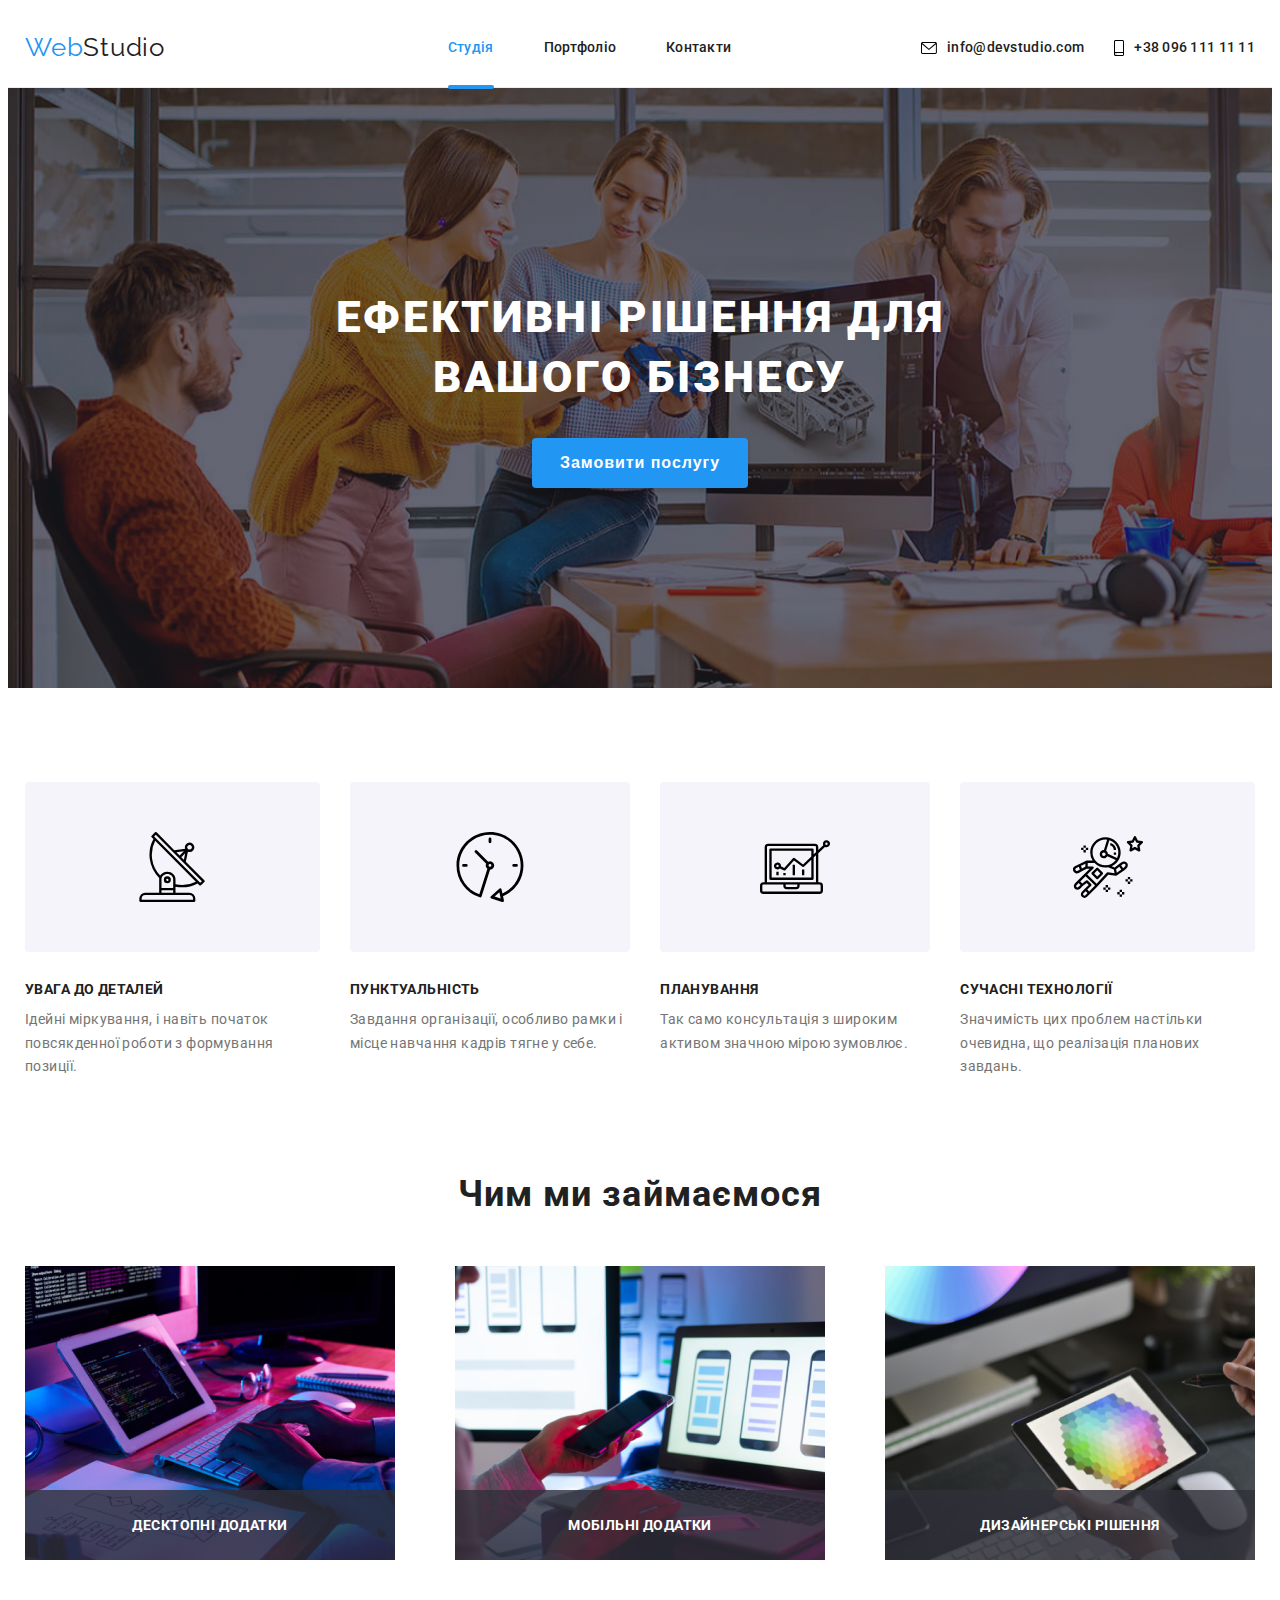
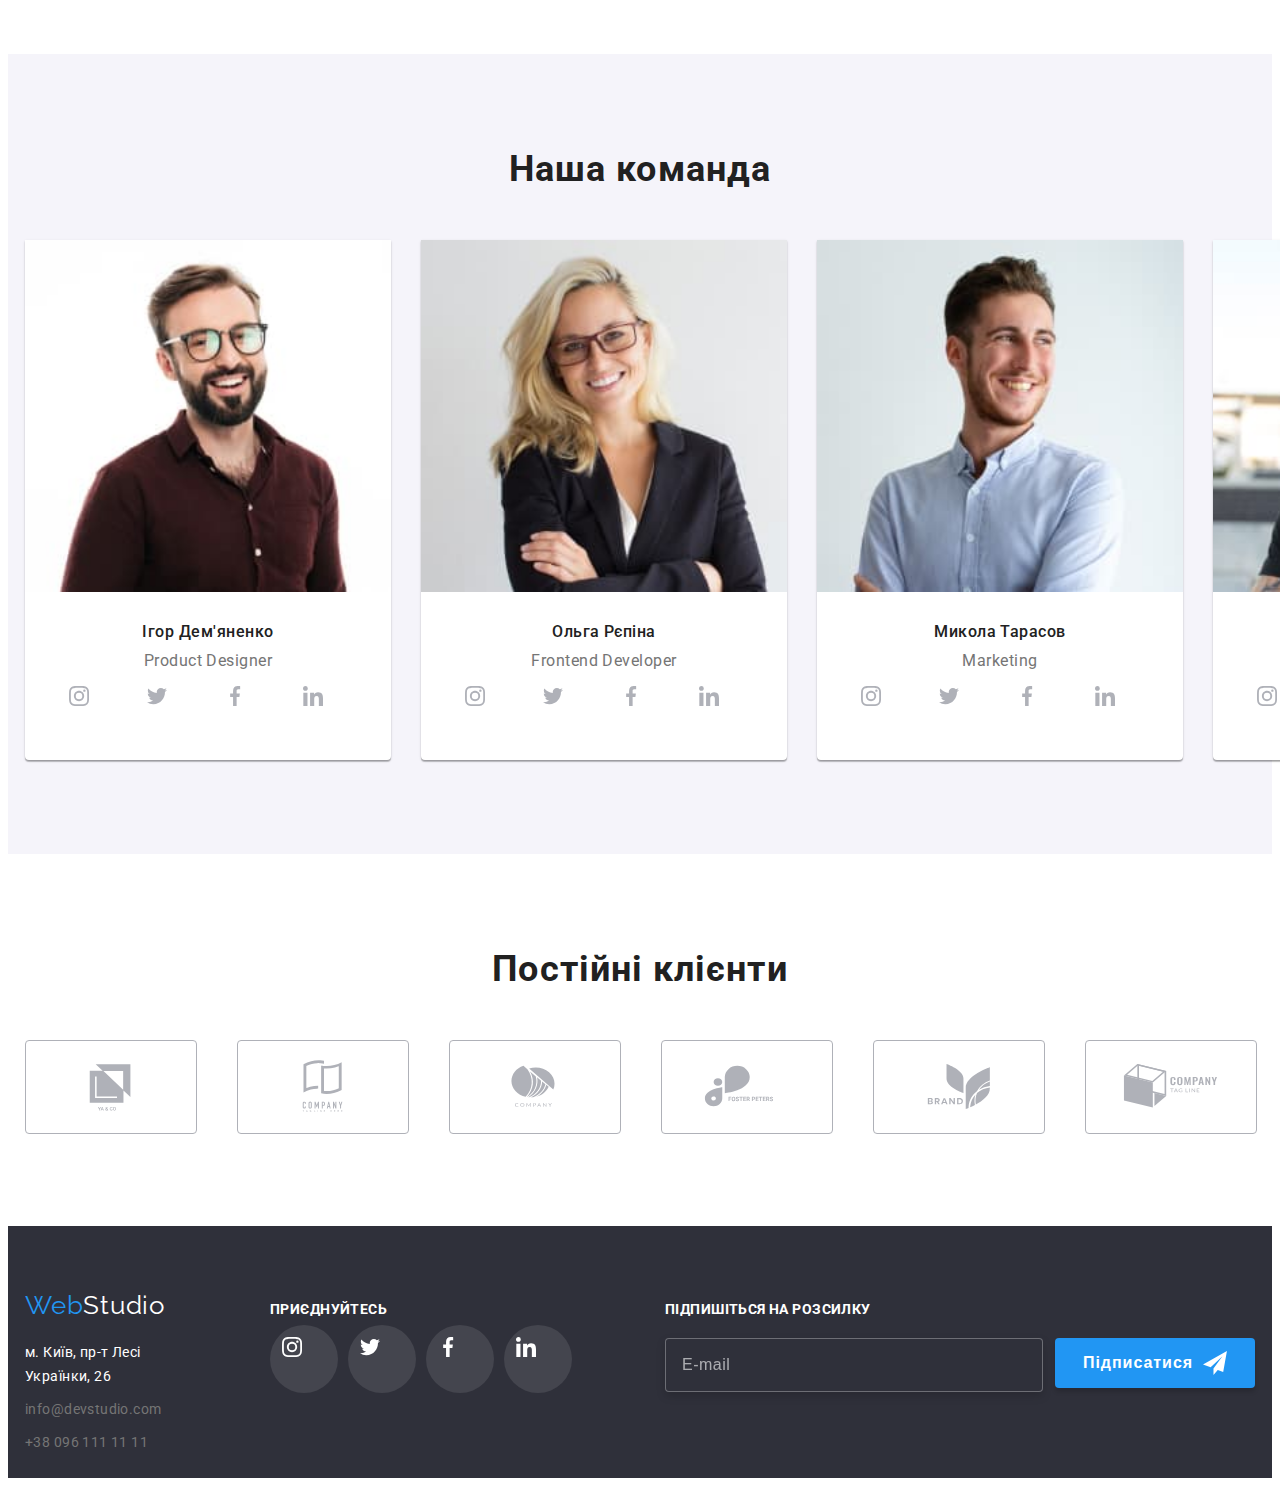
<file: index.html>
<!DOCTYPE html>
<html lang="uk">
  <head>
    <meta charset="UTF-8" />
    <meta http-equiv="X-UA-Compatible" content="IE=edge" />
    <meta name="viewport" content="width=device-width, initial-scale=1.0" />
    <title>Головна</title>
    <link
      rel="stylesheet"
      href="https://cdnjs.cloudflare.com/ajax/libs/modern-normalize/1.1.0/modern-normalize.min.css"
      integrity="sha512-wpPYUAdjBVSE4KJnH1VR1HeZfpl1ub8YT/NKx4PuQ5NmX2tKuGu6U/JRp5y+Y8XG2tV+wKQpNHVUX03MfMFn9Q=="
      crossorigin="anonymous"
      referrerpolicy="no-referrer"
    />
    <link rel="preconnect" href="https://fonts.googleapis.com" />
    <link rel="preconnect" href="https://fonts.gstatic.com" crossorigin />
    <link
      href="https://fonts.googleapis.com/css2?family=Raleway:wght@700&family=Roboto:wght@400;500;700;900&display=swap"
      rel="stylesheet"
    />
    <link rel="stylesheet" href="./css/style.css" />
  </head>
  <body>
    <!-- Шапка сайту -->
    <header class="page-header">
      <div class="container main-logo">
        <div class="logo-link-header">
          <a href="#" class="logo-link"
            >Web<span class="logo-header">Studio</span></a
          >
        </div>
        <nav>
          <ul class="site-nav list">
            <li class="item">
              <a href="#" class="link link-current">Студія</a>
            </li>
            <li class="item">
              <a href="./portfolio.html" class="link">Портфоліо</a>
            </li>
            <li class="item"><a href="#" class="link">Контакти</a></li>
          </ul>
        </nav>
        <ul class="aside-header list">
          <li class="item item-header">
            <a href="mailto:info@devstudio.com" class="link">
              <svg class="icon-header" width="16" height="12">
                <use href="./img/icons.svg#icon-envelope"></use>
              </svg>
              info@devstudio.com</a
            >
          </li>
          <li class="item item-header">
            <a href="tel:+380961111111" class="link">
              <svg class="icon-header" width="10" height="16">
                <use href="./img/icons.svg#icon-smartphone"></use>
              </svg>
              +38 096 111 11 11</a
            >
          </li>
        </ul>
      </div>
    </header>
    <!-- Контент -->
    <main>
      <!-- Герой -->
      <section class="hero">
        <div class="container overlay">
          <h1 class="hero-title">Ефективні рішення для вашого бізнесу</h1>
          <button class="button-primary" type="button" data-modal-open>
            Замовити послугу
          </button>
        </div>
      </section>
      <!-- Переваги  <h2 hidden> особливості </h2>, а <h3>увага до діталей </h3>-->
      <section class="section hidden-section">
        <div class="container">
          <h2 class="section-title visually-hidden">Переваги</h2>
          <ul class="feature-list list">
            <li class="item list-item icon-antenna">
              <div class="hidden-icon">
                <svg width="70" height="70">
                  <use href="./img/icons.svg#icon-antenna"></use>
                </svg>
              </div>
              <h3 class="title">Увага до деталей</h3>
              <p class="title-text">
                Ідейні міркування, і навіть початок повсякденної роботи з
                формування позиції.
              </p>
            </li>
            <li class="item list-item icon-clock">
              <div class="hidden-icon">
                <svg width="70" height="70">
                  <use href="./img/icons.svg#icon-clock"></use>
                </svg>
              </div>
              <h3 class="title">Пунктуальність</h3>
              <p class="title-text">
                Завдання організації, особливо рамки і місце навчання кадрів
                тягне у себе.
              </p>
            </li>
            <li class="item list-item icon-diagram">
              <div class="hidden-icon">
                <svg width="70" height="70">
                  <use href="./img/icons.svg#icon-diagram"></use>
                </svg>
              </div>
              <h3 class="title">Планування</h3>
              <p class="title-text">
                Так само консультація з широким активом значною мірою зумовлює.
              </p>
            </li>

            <li class="item list-item icon-astronaut">
              <div class="hidden-icon">
                <svg width="70" height="70">
                  <use href="./img/icons.svg#icon-astronaut"></use>
                </svg>
              </div>
              <h3 class="title">Сучасні технології</h3>
              <p class="title-text">
                Значимість цих проблем настільки очевидна, що реалізація
                планових завдань.
              </p>
            </li>
          </ul>
        </div>
      </section>
      <!-- Чим ми займаємося -->
      <section class="section">
        <div class="container">
          <h2 class="section-title">Чим ми займаємося</h2>
          <ul class="work-list list">
            <li class="item work-item">
              <img
                src="./img/Photocomp1.png"
                alt="Computer"
                width="370"
                height="294"
              />
              <div class="work-name">Десктопні додатки</div>
            </li>
            <li class="item work-item">
              <img
                src="./img/Photocomp2.png"
                alt="Computer"
                width="370"
                height="294"
              />
              <div class="work-name">Мобільні додатки</div>
            </li>
            <li class="item work-item">
              <img
                src="./img/Photocomp3.png"
                alt="Computer"
                width="370"
                height="294"
              />
              <div class="work-name">Дизайнерські рішення</div>
            </li>
          </ul>
        </div>
      </section>
      <!-- Наша команда-->
      <section class="section team-section">
        <div class="container">
          <h2 class="section-title">Наша команда</h2>
          <ul class="team-list list">
            <li class="team-card">
              <img
                class="team-image"
                src="./img/IgorD.jpg"
                alt="Ігор Дем'яненко"
                width="260"
              />
              <h3 class="title-team">Ігор Дем'яненко</h3>
              <p class="title-text-team">Product Designer</p>
              <ul class="social-box">
                <li>
                  <a class="social-link" href="#">
                    <svg class="social-link-icon" width="20" height="20">
                      <use href="./img/icons.svg#icon-instagram"></use>
                    </svg>
                  </a>
                </li>
                <li>
                  <a class="social-link" href="#">
                    <svg class="social-link-icon" width="20" height="20">
                      <use href="./img/icons.svg#icon-twitter"></use>
                    </svg>
                  </a>
                </li>
                <li>
                  <a class="social-link" href="#">
                    <svg class="social-link-icon" width="20" height="20">
                      <use href="./img/icons.svg#icon-facebook"></use>
                    </svg>
                  </a>
                </li>
                <li>
                  <a class="social-link" href="#">
                    <svg class="social-link-icon" width="20" height="20">
                      <use href="./img/icons.svg#icon-linkedin"></use>
                    </svg>
                  </a>
                </li>
              </ul>
            </li>
            <li class="team-card">
              <img
                class="team-image"
                src="./img/OlgaR.jpg"
                alt="Ольга Рєпіна"
                width="260"
              />
              <h3 class="title-team">Ольга Рєпіна</h3>
              <p class="title-text-team">Frontend Developer</p>
              <ul class="social-box">
                <li>
                  <a class="social-link" href="#">
                    <svg class="social-link-icon" width="20" height="20">
                      <use href="./img/icons.svg#icon-instagram"></use>
                    </svg>
                  </a>
                </li>
                <li>
                  <a class="social-link" href="#">
                    <svg class="social-link-icon" width="20" height="20">
                      <use href="./img/icons.svg#icon-twitter"></use>
                    </svg>
                  </a>
                </li>
                <li>
                  <a class="social-link" href="#">
                    <svg class="social-link-icon" width="20" height="20">
                      <use href="./img/icons.svg#icon-facebook"></use>
                    </svg>
                  </a>
                </li>
                <li>
                  <a class="social-link" href="#">
                    <svg class="social-link-icon" width="20" height="20">
                      <use href="./img/icons.svg#icon-linkedin"></use>
                    </svg>
                  </a>
                </li>
              </ul>
            </li>
            <li class="team-card">
              <img
                class="team-image"
                src="./img/MikeT.jpg"
                alt="Микола Тарасов"
                width="260"
              />
              <h3 class="title-team">Микола Тарасов</h3>
              <p class="title-text-team">Marketing</p>
              <ul class="social-box">
                <li>
                  <a class="social-link" href="#">
                    <svg class="social-link-icon" width="20" height="20">
                      <use href="./img/icons.svg#icon-instagram"></use>
                    </svg>
                  </a>
                </li>
                <li>
                  <a class="social-link" href="#">
                    <svg class="social-link-icon" width="20" height="20">
                      <use href="./img/icons.svg#icon-twitter"></use>
                    </svg>
                  </a>
                </li>
                <li>
                  <a class="social-link" href="#">
                    <svg class="social-link-icon" width="20" height="20">
                      <use href="./img/icons.svg#icon-facebook"></use>
                    </svg>
                  </a>
                </li>
                <li>
                  <a class="social-link" href="#">
                    <svg class="social-link-icon" width="20" height="20">
                      <use href="./img/icons.svg#icon-linkedin"></use>
                    </svg>
                  </a>
                </li>
              </ul>
            </li>
            <li class="team-card">
              <img
                class="team-image"
                src="./img/MihaE.jpg"
                alt="Михайло Єрмаков"
                width="260"
              />
              <h3 class="title-team">Михайло Єрмаков</h3>
              <p class="title-text-team">UI Designer</p>
              <ul class="social-box">
                <li>
                  <a class="social-link" href="#">
                    <svg class="social-link-icon" width="20" height="20">
                      <use href="./img/icons.svg#icon-instagram"></use>
                    </svg>
                  </a>
                </li>
                <li>
                  <a class="social-link" href="#">
                    <svg class="social-link-icon" width="20" height="20">
                      <use href="./img/icons.svg#icon-twitter"></use>
                    </svg>
                  </a>
                </li>
                <li>
                  <a class="social-link" href="#">
                    <svg class="social-link-icon" width="20" height="20">
                      <use href="./img/icons.svg#icon-facebook"></use>
                    </svg>
                  </a>
                </li>
                <li>
                  <a class="social-link" href="#">
                    <svg class="social-link-icon" width="20" height="20">
                      <use href="./img/icons.svg#icon-linkedin"></use>
                    </svg>
                  </a>
                </li>
              </ul>
            </li>
          </ul>
        </div>
      </section>
      <!-- Постійні клієнти  -->
      <section class="section client-section">
        <div class="container">
          <h2 class="section-title">Постійні клієнти</h2>
          <ul class="client-list list">
            <li class="client-card">
              <a class="client-link" href="#">
                <svg class="client-link-icon" width="106" height="60">
                  <use href="./img/icons.svg#icon-client1"></use>
                </svg>
              </a>
            </li>
            <li class="client-card">
              <a class="client-link" href="#">
                <svg class="client-link-icon" width="106" height="60">
                  <use href="./img/icons.svg#icon-client2"></use>
                </svg>
              </a>
            </li>
            <li class="client-card">
              <a class="client-link" href="#">
                <svg class="client-link-icon" width="106" height="60">
                  <use href="./img/icons.svg#icon-client3"></use>
                </svg>
              </a>
            </li>
            <li class="client-card">
              <a class="client-link" href="#">
                <svg class="client-link-icon" width="106" height="60">
                  <use href="./img/icons.svg#icon-client4"></use>
                </svg>
              </a>
            </li>
            <li class="client-card">
              <a class="client-link" href="#">
                <svg class="client-link-icon" width="106" height="60">
                  <use href="./img/icons.svg#icon-client5"></use>
                </svg>
              </a>
            </li>
            <li class="client-card">
              <a class="client-link" href="#">
                <svg class="client-link-icon" width="106" height="60">
                  <use href="./img/icons.svg#icon-client6"></use>
                </svg>
              </a>
            </li>
          </ul>
        </div>
      </section>
    </main>
    <!-- Футер -->
    <footer class="footer">
      <div class="container">
        <div class="container-footer">
          <div class="container-addres">
            <div class="logo-link-footer">
              <a href="/" class="logo-link"
                >Web<span class="logo-footer">Studio</span></a
              >
            </div>
            <address class="addres">
              <ul class="info-list">
                <li class="info-item">
                  <a
                    href="https://goo.gl/maps/4CKy3KuzAdtdXZbL6"
                    target="_blank"
                    class="link link-addres"
                  >
                    м. Київ, пр-т Лесі Українки, 26
                  </a>
                </li>
                <li class="info-item">
                  <a href="mailto:info@devstudio.com" class="link link-footer"
                    >info@devstudio.com</a
                  >
                </li>
                <li class="info-item">
                  <a href="tel:+380961111111" class="link link-footer"
                    >+38 096 111 11 11</a
                  >
                </li>
              </ul>
            </address>
          </div>
          <div class="social-footer">
            <h2 class="social-title-footer">Приєднуйтесь</h2>
            <ul class="social-box-footer">
              <li>
                <a class="social-link-footer" href="#">
                  <svg class="social-link-icon-footer" width="20" height="20">
                    <use href="./img/icons.svg#icon-instagram"></use>
                  </svg>
                </a>
              </li>
              <li>
                <a class="social-link-footer" href="#">
                  <svg class="social-link-icon-footer" width="20" height="20">
                    <use href="./img/icons.svg#icon-twitter"></use>
                  </svg>
                </a>
              </li>
              <li>
                <a class="social-link-footer" href="#">
                  <svg class="social-link-icon-footer" width="20" height="20">
                    <use href="./img/icons.svg#icon-facebook"></use>
                  </svg>
                </a>
              </li>
              <li>
                <a class="social-link-footer" href="#">
                  <svg class="social-link-icon-footer" width="20" height="20">
                    <use href="./img/icons.svg#icon-linkedin"></use>
                  </svg>
                </a>
              </li>
            </ul>
          </div>
          <div class="footer-form">
            <h2 class="title-footer">Підпишіться на розсилку</h2>
            <form class="form-footer">
              <div class="form-footer-field">
                <label for="subscribe" class="form-footer-label"></label>
                <input
                  type="email"
                  class="form-footer-input"
                  name="email"
                  id="subscribe"
                  placeholder="E-mail"
                />
              </div>
              <button type="submit" class="footer-button button-primary">
                Підписатися
                <svg class="button-icon-footer" width="24" height="24">
                  <use href="./img/icons.svg#icon-icon-send"></use>
                </svg>
              </button>
            </form>
          </div>
        </div>
      </div>
    </footer>
    <!-- Модалка -->
    <div class="backdrop is-hidden" data-modal>
      <div class="modal">
        <button class="button-close" data-modal-close type="submit">
          <svg class="icon-close-black" width="18" height="18">
            <use href="./img/icons.svg#icon-close-black"></use>
          </svg>
        </button>
        <h2 class="form-title">Залиште свої дані, ми вам передзвонимо</h2>
        <form name="contact-form">
          <label class="form-label" for="person-name">Ім'я</label>
          <div class="form-control">
            <input
              class="form-input"
              id="person-name"
              type="text"
              name="person-name"
            />
            <svg class="form-icon" width="18" height="18">
              <use href="./img/icons.svg#icon-person-black"></use>
            </svg>
          </div>
          <label class="form-label" for="person-phone">Телефон</label>
          <div class="form-control">
            <input
              class="form-input"
              id="person-phone"
              type="tel"
              name="person-phone"
            />
            <svg class="form-icon" width="18" height="18">
              <use href="./img/icons.svg#icon-phone-black"></use>
            </svg>
          </div>
          <label class="form-label" for="person-mail">Пошта</label>
          <div class="form-control">
            <input
              class="form-input"
              id="person-mail"
              type="email"
              name="person-mail"
            />
            <svg class="form-icon" width="18" height="18">
              <use href="./img/icons.svg#icon-email-black"></use>
            </svg>
          </div>
          <label class="form-label" for="person-comment">Коментар</label>
          <textarea
            class="form-textarea"
            id="person-comment"
            name="person-comment"
            placeholder="Введіть текст"
          ></textarea>
          <div class="checkbox">
            <input
              class="checkbox-input"
              id="terms-checkbox"
              type="checkbox"
              name="terms-checkbox"
            />
            <svg class="form-icon-check" width="16" height="15">
              <use href="./img/icons.svg#icon-icon-check"></use>
            </svg>
            <label class="checkbox-label" for="terms-checkbox">
              Погоджуюся з розсилкою та приймаю
              <a class="checkbox-link" href="#">Умови договору</a>
            </label>
          </div>
          <button class="form-button button-primary" type="submit">
            Відправити
          </button>
        </form>
      </div>
    </div>
    <!-- Скрипт -->
    <script src="./js/modal.js"></script>
  </body>
</html>
</file>
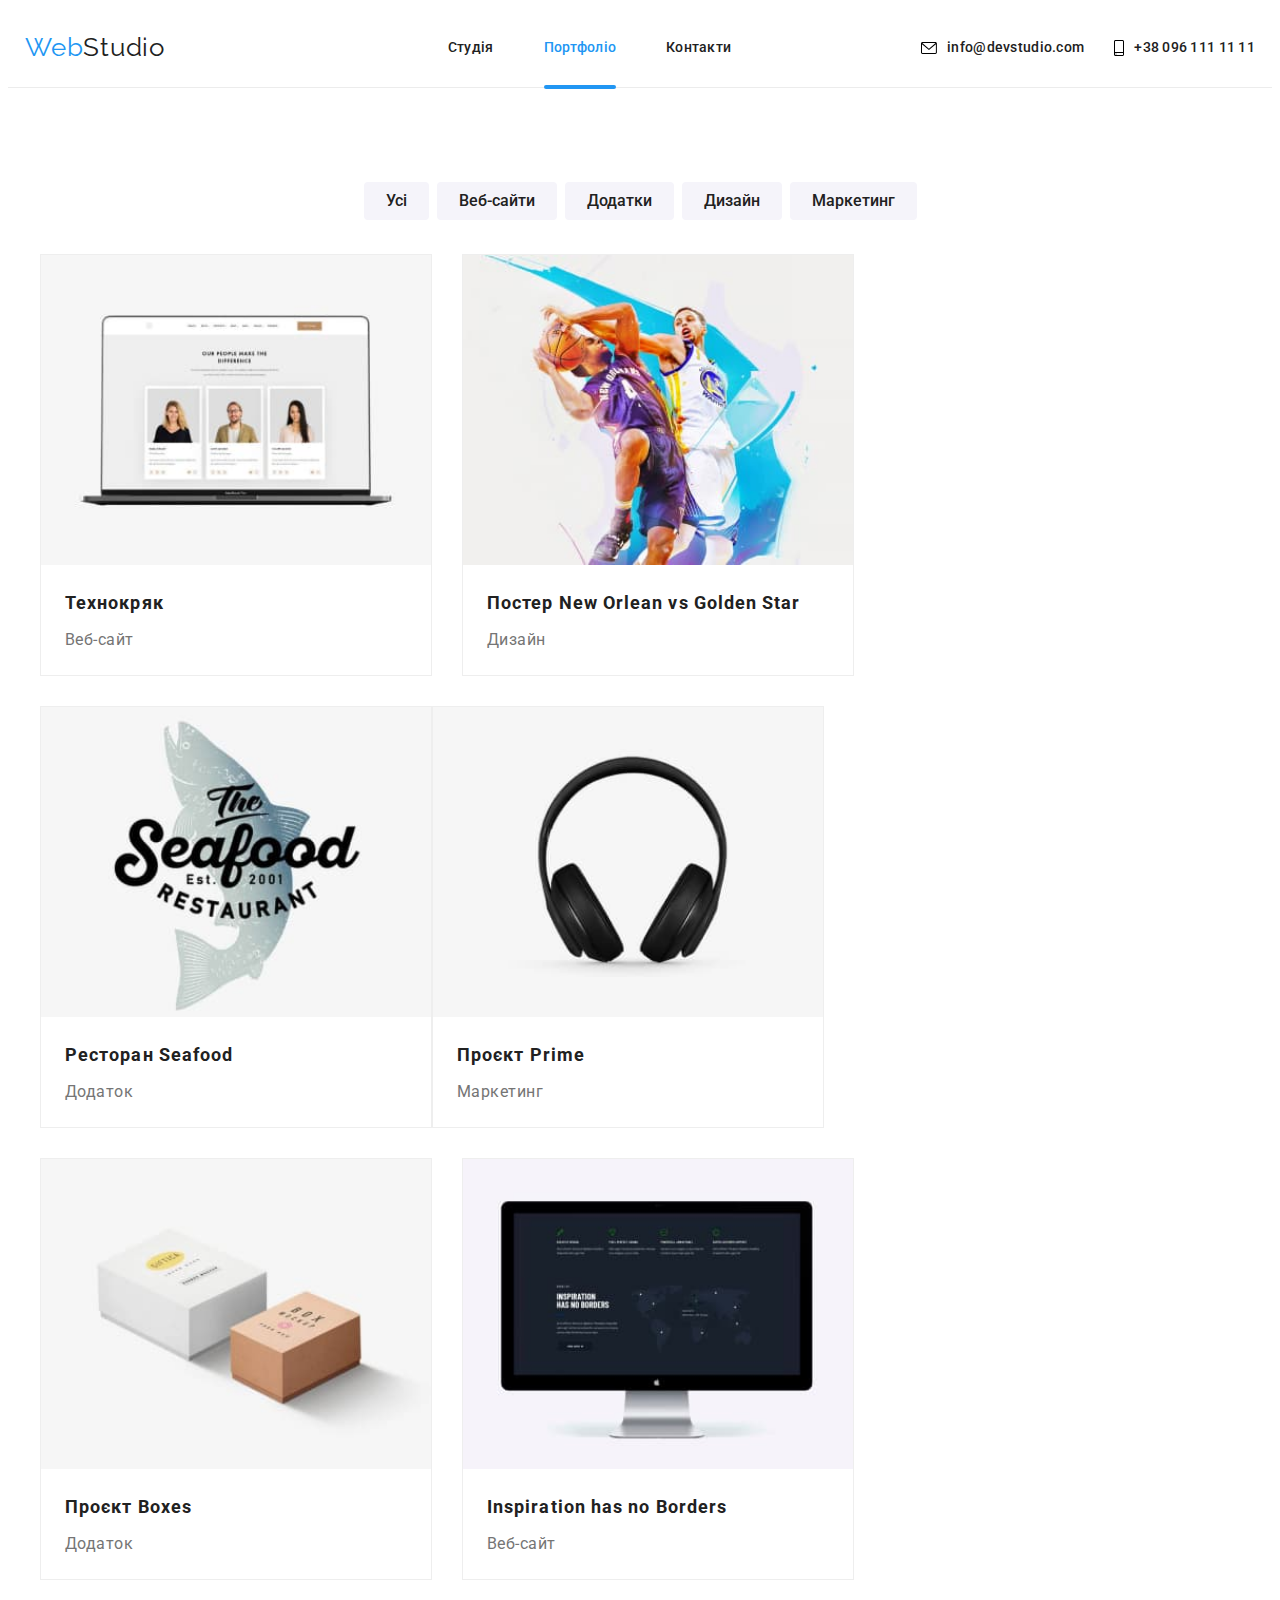
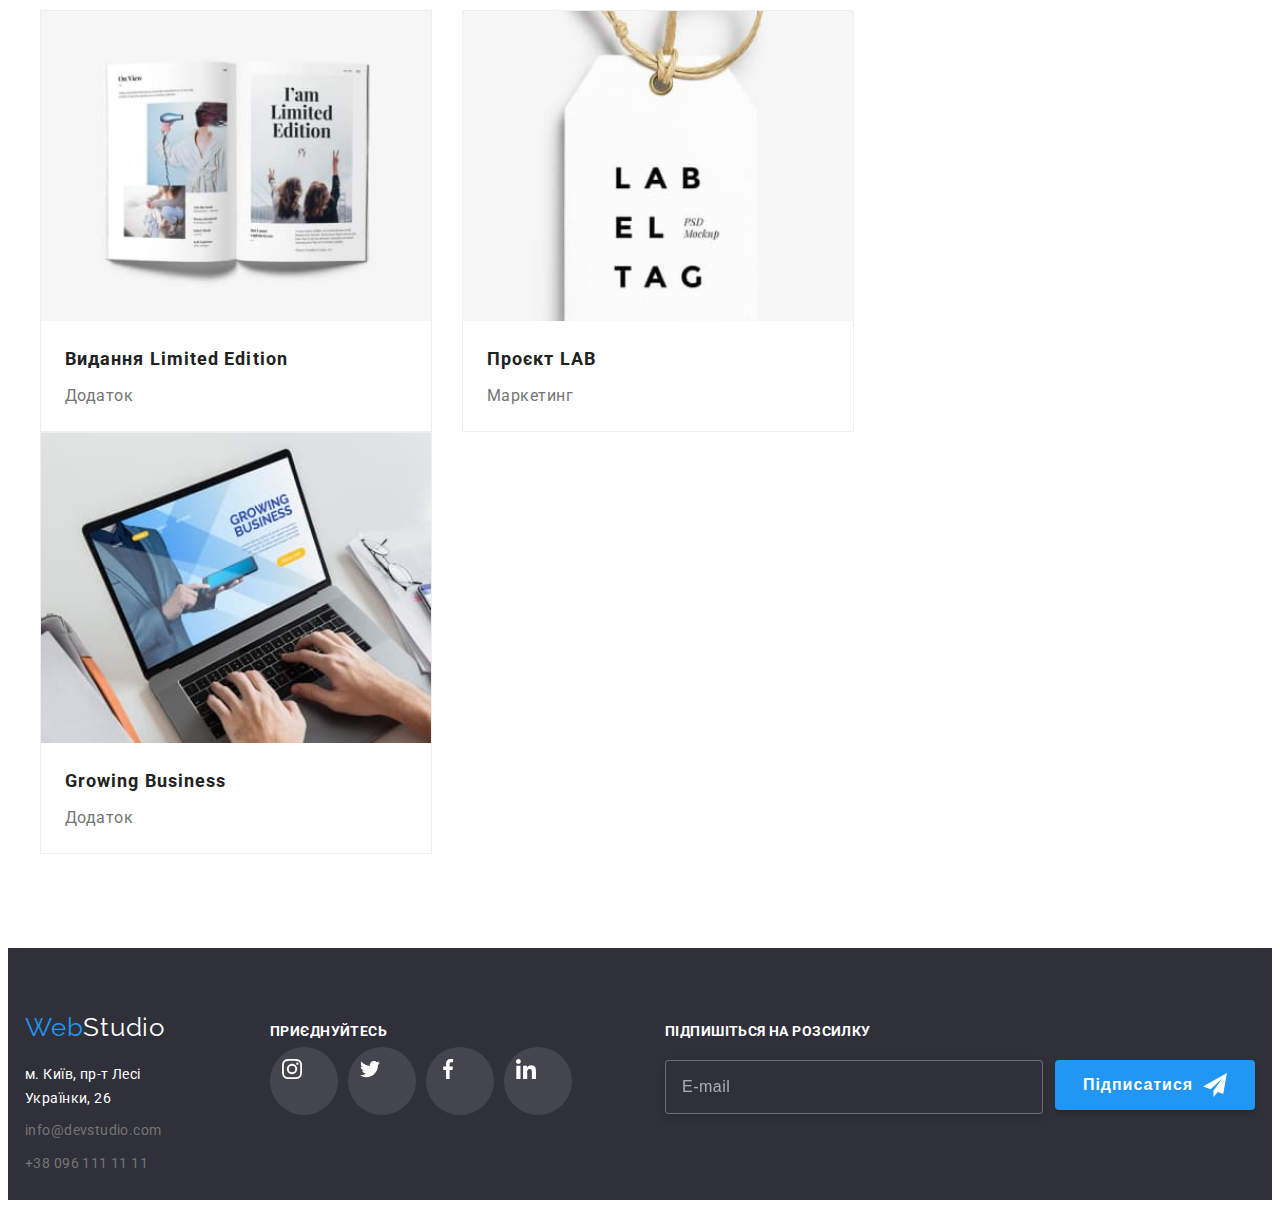
<file: portfolio.html>
<!DOCTYPE html>
<html lang="uk">
  <head>
    <meta charset="UTF-8" />
    <meta http-equiv="X-UA-Compatible" content="IE=edge" />
    <meta name="viewport" content="width=device-width, initial-scale=1.0" />
    <title>Портфоліо</title>
    <link
      rel="stylesheet"
      href="https://cdnjs.cloudflare.com/ajax/libs/modern-normalize/1.1.0/modern-normalize.min.css"
      integrity="sha512-wpPYUAdjBVSE4KJnH1VR1HeZfpl1ub8YT/NKx4PuQ5NmX2tKuGu6U/JRp5y+Y8XG2tV+wKQpNHVUX03MfMFn9Q=="
      crossorigin="anonymous"
      referrerpolicy="no-referrer"
    />
    <link rel="preconnect" href="https://fonts.googleapis.com" />
    <link rel="preconnect" href="https://fonts.gstatic.com" crossorigin />
    <link
      href="https://fonts.googleapis.com/css2?family=Raleway:wght@700&family=Roboto:wght@400;500;700;900&display=swap"
      rel="stylesheet"
    />
    <link rel="stylesheet" href="./css/style.css" />
  </head>
  <body>
    <!-- Шапка сайту -->
    <header class="page-header">
      <div class="container main-logo">
        <div class="logo-link-header">
          <a href="#" class="logo-link"
            >Web<span class="logo-header">Studio</span></a
          >
        </div>
        <nav>
          <ul class="site-nav list">
            <li class="item"><a href="./index.html" class="link">Студія</a></li>
            <li class="item">
              <a href="#" class="link link-current">Портфоліо</a>
            </li>
            <li class="item"><a href="#" class="link">Контакти</a></li>
          </ul>
        </nav>
        <ul class="aside-header list">
          <li class="item item-header">
            <a href="mailto:info@devstudio.com" class="link">
              <svg class="icon-header" width="16" height="12">
                <use href="./img/icons.svg#icon-envelope"></use>
              </svg>
              info@devstudio.com</a
            >
          </li>
          <li class="item item-header">
            <a href="tel:+380961111111" class="link">
              <svg class="icon-header" width="10" height="16">
                <use href="./img/icons.svg#icon-smartphone"></use>
              </svg>
              +38 096 111 11 11</a
            >
          </li>
        </ul>
      </div>
    </header>
    <!-- Контент -->
    <main>
      <!-- Наші роботи -->
      <section class="section">
        <div class="container">
          <h1 class="visually-hidden">Наші роботи</h1>
          <div class="filter centered">
            <button class="secondary-button" type="button">Усі</button>
            <button class="secondary-button" type="button">Веб-сайти</button>
            <button class="secondary-button" type="button">Додатки</button>
            <button class="secondary-button" type="button">Дизайн</button>
            <button class="secondary-button" type="button">Маркетинг</button>
          </div>
          <div class="work-container">
            <ul class="work-items list">
              <li class="work-box">
                <a class="work-link" href="#">
                  <div class="image-wrapper">
                    <img
                      class="work-image"
                      src="./img/veb-site.jpg"
                      alt="Веб-сайт Технокряк"
                      width="370"
                      height="294"
                    />
                    <p class="card-overlay">
                      Ресурс пропонує комплексні пропозиції з різним рівнем
                      функціоналу та сервісів. Все це дозволить відвідувачу
                      отримати вичерпні відомості про компанію чи приватну
                      особу.
                    </p>
                  </div>
                  <div class="work-card">
                    <h2 class="work-title">Технокряк</h2>
                    <p class="work-text">Веб-сайт</p>
                  </div>
                </a>
              </li>
              <li class="work-box">
                <a class="work-link" href="#">
                  <div class="image-wrapper">
                    <img
                      class="work-image"
                      src="./img/design.jpg"
                      alt="Дизайн Постер New Orlean vs Golden Star"
                      width="370"
                      height="294"
                    />
                    <p class="card-overlay">
                      Ресурс пропонує комплексні пропозиції з різним рівнем
                      функціоналу та сервісів. Все це дозволить відвідувачу
                      отримати вичерпні відомості про компанію чи приватну
                      особу.
                    </p>
                  </div>
                  <div class="work-card">
                    <h2 class="work-title">Постер New Orlean vs Golden Star</h2>
                    <p class="work-text">Дизайн</p>
                  </div>
                </a>
              </li>
              <li class="work-box">
                <a class="work-link" href="#">
                  <div class="image-wrapper">
                    <img
                      class="work-image"
                      src="./img/addition.jpg"
                      alt="Додаток Ресторан Seafood"
                      width="370"
                      height="294"
                    />
                    <p class="card-overlay">
                      Ресурс пропонує комплексні пропозиції з різним рівнем
                      функціоналу та сервісів. Все це дозволить відвідувачу
                      отримати вичерпні відомості про компанію чи приватну
                      особу.
                    </p>
                  </div>
                  <div class="work-card">
                    <h2 class="work-title">Ресторан Seafood</h2>
                    <p class="work-text">Додаток</p>
                  </div>
                </a>
              </li>
              <li class="work-box">
                <a class="work-link" href="#">
                  <div class="image-wrapper">
                    <img
                      class="work-image"
                      src="./img/marketing.jpg"
                      alt="Маркетинг Проєкт Prime"
                      width="370"
                      height="294"
                    />
                    <p class="card-overlay">
                      Ресурс пропонує комплексні пропозиції з різним рівнем
                      функціоналу та сервісів. Все це дозволить відвідувачу
                      отримати вичерпні відомості про компанію чи приватну
                      особу.
                    </p>
                  </div>
                  <div class="work-card">
                    <h2 class="work-title">Проєкт Prime</h2>
                    <p class="work-text">Маркетинг</p>
                  </div>
                </a>
              </li>
              <li class="work-box">
                <a class="work-link" href="#">
                  <div class="image-wrapper">
                    <img
                      class="work-image"
                      src="./img/addition1.jpg"
                      alt="Додаток Проєкт Boxes"
                      width="370"
                      height="294"
                    />
                    <p class="card-overlay">
                      Ресурс пропонує комплексні пропозиції з різним рівнем
                      функціоналу та сервісів. Все це дозволить відвідувачу
                      отримати вичерпні відомості про компанію чи приватну
                      особу.
                    </p>
                  </div>
                  <div class="work-card">
                    <h2 class="work-title">Проєкт Boxes</h2>
                    <p class="work-text">Додаток</p>
                  </div>
                </a>
              </li>
              <li class="work-box">
                <a class="work-link" href="#">
                  <div class="image-wrapper">
                    <img
                      class="work-image"
                      src="./img//site.jpg"
                      alt="Веб-сайт Inspiration has no Borders"
                      width="370"
                      height="294"
                    />
                    <p class="card-overlay">
                      Ресурс пропонує комплексні пропозиції з різним рівнем
                      функціоналу та сервісів. Все це дозволить відвідувачу
                      отримати вичерпні відомості про компанію чи приватну
                      особу.
                    </p>
                  </div>
                  <div class="work-card">
                    <h2 class="work-title">Inspiration has no Borders</h2>
                    <p class="work-text">Веб-сайт</p>
                  </div>
                </a>
              </li>
              <li class="work-box">
                <a class="work-link" href="#">
                  <div class="image-wrapper">
                    <img
                      class="work-image"
                      src="./img/design1.jpg"
                      alt="Видання Limited Edition"
                      width="370"
                      height="294"
                    />
                    <p class="card-overlay">
                      Ресурс пропонує комплексні пропозиції з різним рівнем
                      функціоналу та сервісів. Все це дозволить відвідувачу
                      отримати вичерпні відомості про компанію чи приватну
                      особу.
                    </p>
                  </div>
                  <div class="work-card">
                    <h2 class="work-title">Видання Limited Edition</h2>
                    <p class="work-text">Додаток</p>
                  </div>
                </a>
              </li>
              <li class="work-box">
                <a class="work-link" href="#">
                  <div class="image-wrapper">
                    <img
                      class="work-image"
                      src="./img/marketing1.jpg"
                      alt="Маркетинг Проєкт LAB"
                      width="370"
                      height="294"
                    />
                    <p class="card-overlay">
                      Ресурс пропонує комплексні пропозиції з різним рівнем
                      функціоналу та сервісів. Все це дозволить відвідувачу
                      отримати вичерпні відомості про компанію чи приватну
                      особу.
                    </p>
                  </div>
                  <div class="work-card">
                    <h2 class="work-title">Проєкт LAB</h2>
                    <p class="work-text">Маркетинг</p>
                  </div>
                </a>
              </li>
              <li class="work-box">
                <a class="work-link" href="#">
                  <div class="image-wrapper">
                    <img
                      class="work-image"
                      src="./img/addition2.jpg"
                      alt="Додаток Growing Business"
                      width="370"
                      height="294"
                    />
                    <p class="card-overlay">
                      Ресурс пропонує комплексні пропозиції з різним рівнем
                      функціоналу та сервісів. Все це дозволить відвідувачу
                      отримати вичерпні відомості про компанію чи приватну
                      особу.
                    </p>
                  </div>
                  <div class="work-card">
                    <h2 class="work-title">Growing Business</h2>
                    <p class="work-text">Додаток</p>
                  </div>
                </a>
              </li>
            </ul>
          </div>
        </div>
      </section>
    </main>
    <!-- Футер -->
     <footer class="footer">
      <div class="container">
        <div class="container-footer">
          <div class="container-addres">
            <div class="logo-link-footer">
              <a href="/" class="logo-link"
                >Web<span class="logo-footer">Studio</span></a
              >
            </div>
            <address class="addres">
              <ul class="info-list">
                <li class="info-item">
                  <a
                    href="https://goo.gl/maps/4CKy3KuzAdtdXZbL6"
                    target="_blank"
                    class="link link-addres"
                  >
                    м. Київ, пр-т Лесі Українки, 26
                  </a>
                </li>
                <li class="info-item">
                  <a href="mailto:info@devstudio.com" class="link link-footer"
                    >info@devstudio.com</a
                  >
                </li>
                <li class="info-item">
                  <a href="tel:+380961111111" class="link link-footer"
                    >+38 096 111 11 11</a
                  >
                </li>
              </ul>
            </address>
          </div>
          <div class="social-footer">
            <h2 class="social-title-footer">Приєднуйтесь</h2>
            <ul class="social-box-footer">
              <li>
                <a class="social-link-footer" href="#">
                  <svg class="social-link-icon-footer" width="20" height="20">
                    <use href="./img/icons.svg#icon-instagram"></use>
                  </svg>
                </a>
              </li>
              <li>
                <a class="social-link-footer" href="#">
                  <svg class="social-link-icon-footer" width="20" height="20">
                    <use href="./img/icons.svg#icon-twitter"></use>
                  </svg>
                </a>
              </li>
              <li>
                <a class="social-link-footer" href="#">
                  <svg class="social-link-icon-footer" width="20" height="20">
                    <use href="./img/icons.svg#icon-facebook"></use>
                  </svg>
                </a>
              </li>
              <li>
                <a class="social-link-footer" href="#">
                  <svg class="social-link-icon-footer" width="20" height="20">
                    <use href="./img/icons.svg#icon-linkedin"></use>
                  </svg>
                </a>
              </li>
            </ul>
          </div>
            <div class="footer-form">
          <h2 class="title-footer">Підпишіться на розсилку</h2>
           <form class="form-footer">
            <div class="form-footer-field">
              <label for="subscribe" class="form-footer-label"></label>
              <input type="email" class="form-footer-input" name="email" id="subscribe" placeholder="E-mail">
            </div>
            <button type="submit" class="footer-button button-primary">Підписатися
              <svg class="button-icon-footer" width="24" height="24">
                    <use href="./img/icons.svg#icon-icon-send"></use>
                  </svg>
            </button>
           </form>
           </div>
        </div>
      </div>
    </footer>
  </body>
</html>
</file>
<file: css/style.css>
/* цвет основного текста var(--title-text-color) rgba(33, 33, 33, 1);*/

/* вторичный цвет rgba(117, 117, 117, 1) */

/* белый цвет rgba(255, 255, 255, 1) */

/* акцент на синий rgba(33, 150, 243, 1)*/

/* цвет фона Героя и Футера rgba(47, 48, 58, 1)  */

/* вторичный цвет фона rgba(245, 244, 250, 1) */

/* основной фон  rgba(245, 245, 245, 1) */

/* вторичный фон кнопки rgb(66, 135, 245) */

/* фон для героя  rgba(47, 48, 58, 0.4) */

/* соцсети rgba(175, 177, 184, 1)*/

/* фон карточки наших работ rgba(47, 48, 58, 0.8) */

/* фон backdrop rgba(0, 0, 0, 0.2) */

/* акцент на вторичный синий rgba(33, 150, 243, 0.9)*/

/* распределение времени cubic-bezier(0.4, 0, 0.2, 1) */

/* бордер хедера  rgba(236, 236, 236, 1)*/

/* бордер формы rgba(33, 33, 33, 0.2)*/

/* button-close бордер  rgba(0, 0, 0, 0.1)*/

/* коментар цвет текста rgba(117, 117, 117, 0.5); */

/* текст цвет placeholder rgba(255, 255, 255, 0.6) */

/* цвет border-form rgba(255, 255, 255, 0.3) */

/* цвет border-form-focus rgba(33, 150, 243, 0) */

:root {
  --primary-text-color: rgba(33, 33, 33, 1);
  --title-text-color: rgba(33, 33, 33, 1);
  --secondary-text-color: rgba(117, 117, 117, 1);
  --accent-color: rgba(33, 150, 243, 1);
  --primary-white-color: rgba(255, 255, 255, 1);
  --secondary-white-color: rgba(245, 244, 250, 1);
  --background-black-color: rgba(47, 48, 58, 1);
  --background-blue-color: rgb(66, 135, 245);
  --background-hero: rgba(47, 48, 58, 0.4);
  --primary-icon-color: rgba(175, 177, 184, 1);
  --gradient-hero-color: rgba(47, 48, 58, 0.4);
  --secondary-icon-color: rgba(255, 255, 255, 0.1);
  --border-color: rgba(238, 238, 238, 1);
  --background-work-kard: rgba(47, 48, 58, 0.8);
  --background-backdrop: rgba(0, 0, 0, 0.2);
  --secondary-accent-color: rgba(33, 150, 243, 0.9);
  --transition-timing-function: cubic-bezier(0.4, 0, 0.2, 1);
  --border-header: rgba(236, 236, 236, 1);
  --input-border: rgba(33, 33, 33, 0.2);
  --button-close-border: rgba(0, 0, 0, 0.1);
  --comment-text-color: rgba(117, 117, 117, 0.5);
  --placeholder-text-color: rgba(255, 255, 255, 0.6);
  --border-form-color: rgba(255, 255, 255, 0.3);
  --border-form-focus-color: rgba(33, 150, 243, 0);
}

body {
  color: var(--primary-text-color);
  background-color: var(--primary-white-color);
  font-family: Roboto, sans-serif;
}

h1,
h2,
h3,
h4,
h5,
h6,
p,
ul {
  margin: 0;
  padding: 0;
}

img {
  display: block;
  width: 100%;
  height: auto;
}

.container {
  margin: 0 auto;
  padding: 0 15px;
  max-width: 1230px;
  /* outline: 2px solid tomato; */
}

/* Header */

.page-header {
  background-color: var(--primary-white-color);
  border-bottom: 1px solid var(--border-header);
}

.main-logo {
  display: flex;
  align-items: center;
  justify-content: space-between;
}

.logo-link-header {
  margin-right: 93px;
}

.logo-link {
  color: var(--accent-color);
  font-family: Raleway, cursive;
  font-size: 26px;
  line-height: 1.19;
  letter-spacing: 0.03em;
  text-decoration: none;
  transition: color 250ms var(--transition-timing-function);
}

.logo-header {
  color: var(--title-text-color);
  font-family: Raleway, cursive;
  font-size: 26px;
  line-height: 1.19;
  letter-spacing: 0.03em;
  transition: color 250ms var(--transition-timing-function);
}

.logo-link:hover,
.logo-link:focus,
.logo-header:hover,
.logo-header:focus {
  color: var(--accent-color);
}

.site-nav {
  display: flex;
  color: var(--title-text-color);
  font-weight: 500;
  font-size: 14px;
  line-height: 1.14;
  letter-spacing: 0.02em;
}

.site-nav .item + .item {
  margin-left: 50px;
}

.list {
  list-style: none;
}
.link {
  display: flex;
  align-items: center;
  padding-top: 32px;
  padding-bottom: 31px;
  gap: 10px;
  color: var(--title-text-color);
  text-decoration: none;
  position: relative;
  transition: color 250ms var(--transition-timing-function);
}

.link-current {
  color: var(--accent-color);
}

.link-current::after {
  display: inline-block;
  content: "";
  width: 100%;
  height: 4px;

  position: absolute;
  left: 0;
  bottom: -2px;
  background-color: var(--accent-color);
  border-radius: 2px;
}

.link-header {
  color: var(--secondary-text-color);
  font-weight: 500;
  font-size: 14px;
  line-height: 1.14;
  letter-spacing: 0.02em;
  margin-right: 50px;
}
.link:hover,
.link:focus {
  color: var(--accent-color);
}

.link:hover svg {
  fill: var(--accent-color);
}
.aside-header {
  display: flex;
  align-items: center;
  font-weight: 500;
  font-size: 14px;
  line-height: 1.14;
  letter-spacing: 0.02em;
}

.aside-header .item + .item {
  margin-left: 30px;
}

.item-header {
  display: flex;
  align-items: center;
}

.icon-header {
  transition: fill 250ms var(--transition-timing-function);
}

/* Герой */

.hero {
  max-width: 1600px;
  margin: 0 auto;
  padding: 200px 0;
  background-color: var(--background-black-color);
  text-align: center;
  background-image: linear-gradient(
      var(--gradient-hero-color),
      var(--gradient-hero-color)
    ),
    url(../img/hero.png);
}

.hero-title {
  margin: 0 auto 30px;
  max-width: 696px;

  color: var(--primary-white-color);
  font-weight: 900;
  font-style: normal;
  font-size: 44px;
  line-height: 1.36;
  letter-spacing: 0.06em;
  text-transform: uppercase;
  text-align: center;
}

/* Button */

.button-primary {
  max-width: 216px;
  width: 100%;
  height: 50px;
  text-align: center;
  border: none;
  color: var(--primary-white-color);
  background-color: var(--accent-color);
  font-weight: 700;
  font-size: 16px;
  line-height: 1.88;
  letter-spacing: 0.06em;
  box-shadow: 0px 4px 4px rgba(0, 0, 0, 0.15);
  border-radius: 4px;
  transition: color 250ms var(--transition-timing-function),
    background-color 250ms var(--transition-timing-function);
}
.button-primary:hover,
.button-primary:focus {
  color: var(--primary-white-color);
  background-color: var(--background-blue-color);
  cursor: pointer;
}

.secondary-button {
  padding: 6px 22px;
  color: var(--primary-text-color);
  background-color: var(--secondary-white-color);
  font-family: "Roboto";
  font-weight: 500;
  font-size: 16px;
  line-height: 1.62;
  cursor: pointer;
  border-radius: 4px;
  border: none;
  transition: color 250ms var(--transition-timing-function),
    background-color 250ms var(--transition-timing-function),
    box-shadow 250ms var(--transition-timing-function);
}
.secondary-button:hover,
.secondary-button:focus {
  color: var(--primary-white-color);
  background-color: var(--accent-color);
  box-shadow: 0px 3px 1px rgba(0, 0, 0, 0.1), 0px 1px 2px rgba(0, 0, 0, 0.08),
    0px 2px 2px rgba(0, 0, 0, 0.12);
}

/* Переваги */

.section {
  padding: 94px 0;
  color: var(--secondary-text-color);
}

.hidden-section {
  padding-bottom: 0;
}

.centered {
  text-align: center;
}

.section-title {
  margin-bottom: 50px;

  color: var(--title-text-color);
  font-style: normal;
  font-size: 36px;
  line-height: 1.17;
  text-align: center;
  letter-spacing: 0.03em;
}

.visually-hidden {
  position: absolute;
  white-space: nowrap;
  width: 1px;
  height: 1px;
  overflow: hidden;
  border: 0;
  padding: 0;
  clip: rect(0 0 0 0);
  clip-path: inset(50%);
  margin: -1px;
}

.feature-list {
  display: flex;
  gap: 30px;
}

.hidden-icon {
  display: flex;
  align-items: center;
  justify-content: center;
  padding: 25px 100px;
  height: 120px;
  margin-bottom: 30px;
  background-color: var(--secondary-white-color);
  border-radius: 4px;
}

.title {
  margin-bottom: 10px;
  width: 270px;
  color: var(--title-text-color);
  font-style: normal;
  font-weight: 700;
  font-size: 14px;
  line-height: 1.14;
  letter-spacing: 0.03em;
  text-transform: uppercase;
}

.title-text {
  font-style: normal;
  font-weight: 400;
  font-size: 14px;
  line-height: 1.71;
  letter-spacing: 0.03em;
}

/* Чим ми займаємося */

.filter {
  display: flex;
  justify-content: center;
  align-items: center;
  gap: 8px;
  margin-bottom: 34px;
}

.work-list {
  display: flex;
  justify-content: space-between;
  gap: 30px;
}

.work-container {
  width: 1230px;
  padding-left: 15px;
  padding-right: 15px;
  margin-left: auto;
  margin-right: auto;
}
.work-items {
  display: flex;
  flex-wrap: wrap;
}

.work-box {
  position: relative;
  width: calc((100% - 60px) / 3);
  margin-right: 30px;
  margin-bottom: 30px;
  border: 1px solid var(--border-color);
}

.work-link {
  display: block;
  text-decoration: none;
  transition: box-shadow 250ms var(--transition-timing-function);
}

.work-link:hover,
.work-link:focus {
  box-shadow: 0px 1px 1px rgba(0, 0, 0, 0.12), 0px 4px 4px rgba(0, 0, 0, 0.06),
    1px 4px 6px rgba(0, 0, 0, 0.16);
}

.work-box:nth-child(3n) {
  margin-right: 0;
}

.work-box:nth-last-child(-n + 3) {
  margin-bottom: 0;
}

/* .work-image {} */

.work-card {
  padding: 20px 24px;
}

.work-title {
  margin-bottom: 4px;

  color: var(--title-text-color);
  font-size: 18px;
  line-height: 2;
  letter-spacing: 0.06em;
}

.work-text {
  color: var(--secondary-text-color);
  font-weight: 400;
  font-size: 16px;
  line-height: 1.88;
  letter-spacing: 0.03em;
  text-decoration: none;
}

.work-item {
  position: relative;
}

.work-name {
  display: flex;
  width: 100%;
  height: 70px;
  justify-content: center;
  align-items: center;
  position: absolute;
  left: 0;
  bottom: 0;
  font-weight: 700;
  font-size: 14px;
  letter-spacing: 0.03em;
  text-transform: uppercase;
  color: var(--primary-white-color);
  background-color: var(--background-work-kard);
}

.image-wrapper {
  position: relative;
  overflow: hidden;
}

.card-overlay {
  position: absolute;
  top: 0;
  left: 0;
  padding: 63px 24px;
  height: 100%;
  width: 100%;
  font-size: 18px;
  line-height: 1.56;
  letter-spacing: 0.03em;
  color: var(--primary-white-color);
  background-color: var(--secondary-accent-color);
  transform: translateY(100%);
  transition: transform 500ms var(--transition-timing-function);
}

.work-link:hover .card-overlay {
  transform: translateY(0);
}
/* Наша команда */

.team-section {
  background-color: var(--secondary-white-color);
}

.team-list {
  display: flex;
  justify-content: space-between;
  gap: 30px;
}
.team-card {
  background-color: var(--primary-white-color);
  box-shadow: 0px 1px 3px rgba(0, 0, 0, 0.12), 0px 1px 1px rgba(0, 0, 0, 0.14),
    0px 2px 1px rgba(0, 0, 0, 0.2);
  border-radius: 0px 0px 4px 4px;
}

.team-image {
  margin-bottom: 30px;
}

.title-team {
  margin-bottom: 10px;
  text-align: center;

  color: var(--title-text-color);
  font-style: normal;
  font-weight: 500;
  font-size: 16px;
  line-height: 1.19;
  letter-spacing: 0.03em;
}

.title-text-team {
  margin-bottom: 16px;
  text-align: center;

  font-style: normal;
  font-weight: 400;
  font-size: 16px;
  line-height: 1.19;
  letter-spacing: 0.03em;
}

.social-box {
  display: flex;
  height: 44px;
  align-items: center;
  justify-content: center;
  margin-left: 32px;
  margin-right: 32px;
  margin-bottom: 30px;
  gap: 10px;
  list-style-type: none;
}

.social-link {
  display: flex;
  padding: 12px;
  width: 44px;
  height: 44px;
  border-radius: 50%;
  transition: background-color 250ms var(--transition-timing-function);
}

.social-link:hover,
.social-link:focus {
  background-color: var(--accent-color);
}

.social-link:hover svg {
  fill: var(--primary-white-color);
}

.social-link-icon {
  fill: var(--primary-icon-color);
}

/* Постійні клієнти */

.client-list {
  display: flex;
  justify-content: space-between;
  gap: 30px;
}

.client-card {
  width: 170px;
  height: 92px;
}

.client-link {
  display: flex;
  justify-content: center;
  align-items: center;
  width: 100%;
  height: 100%;
  border: 1px solid var(--primary-icon-color);
  border-radius: 4px;
  color: var(--primary-icon-color);
  transition: color 250ms var(--transition-timing-function);
}

.client-link:hover,
.client-link:focus {
  color: var(--accent-color);
  border: 1px solid var(--accent-color);
}

.client-link-icon {
  margin: 16px 32px;
  fill: currentColor;
}

/* Футер */

.footer {
  background-color: var(--background-black-color);
}

.container-footer {
  display: flex;
  align-items: baseline;
}

.container-addres {
  display: block;
  margin-right: 70px;
}

.logo-link-footer {
  margin-bottom: 20px;
}

.logo-footer {
  color: var(--primary-white-color);
  font-family: Raleway, cursive;
  font-size: 26px;
  line-height: 1.19;
  letter-spacing: 0.03em;
  transition: color 250ms var(--transition-timing-function);
}

.logo-footer:hover,
.logo-footer:focus {
  color: var(--accent-color);
}

.info-list {
  list-style: none;
}

.link-addres {
  padding: 0;
  color: var(--primary-white-color);
  font-style: normal;
  font-weight: 400;
  font-size: 14px;
  line-height: 1.71;
  letter-spacing: 0.03em;
  transition: color 250ms var(--transition-timing-function);
}

.link-footer {
  padding: 0;
  color: var(--secondary-text-color);
  font-style: normal;
  font-weight: 400;
  font-size: 14px;
  line-height: 1.71;
  letter-spacing: 0.03em;
  transition: color 250ms var(--transition-timing-function);
}

.info-item {
  margin-bottom: 9px;
}

.info-item:nth-child(3) {
  margin-bottom: 0;
}

.social-footer {
  margin-bottom: 97px;
  margin-top: 75px;
  margin-right: 93px;
}

.social-title-footer {
  margin-bottom: 20px;
  align-items: center;
  justify-content: center;
  color: var(--primary-white-color);
  font-weight: 700;
  font-size: 14px;
  line-height: 16px;
  letter-spacing: 0.03em;
  text-transform: uppercase;
}

.social-box-footer {
  display: flex;
  align-items: center;
  justify-content: center;
  height: 44px;
  gap: 10px;
  list-style-type: none;
}

.social-link-footer {
  display: flex;
  padding: 12px;
  width: 44px;
  height: 44px;
  fill: currentColor;
  background-color: var(--secondary-icon-color);
  border-radius: 50%;
  transition: background-color 250ms var(--transition-timing-function);
}

.social-link-icon-footer {
  color: var(--primary-white-color);
}

.social-link-footer:hover,
.social-link-footer:focus {
  fill: var(--primary-white-color);
  background-color: var(--accent-color);
}

.footer-form {
  display: block;
}

.title-footer {
  margin-bottom: 20px;
  font-weight: 700;
  font-size: 14px;
  line-height: 1.14;
  letter-spacing: 0.03em;
  text-transform: uppercase;
  color: var(--primary-white-color);
}

.form-footer {
  display: flex;
}

.form-footer-field {
  margin-right: 12px;
}

.form-footer-input {
  padding-left: 16px;
  width: 358px;
  height: 50px;
  font-weight: 400;
  font-size: 16px;
  line-height: 1.25;
  letter-spacing: 0.03em;
  outline: none;
  border: 1px solid var(--border-form-color);
  filter: drop-shadow(0px 4px 4px rgba(0, 0, 0, 0.15));
  border-radius: 4px;

  color: var(--placeholder-text-color);
  background-color: var(--background-black-color);
  transition: border-color 250ms var(--transition-timing-function);
}

.form-footer-input::placeholder {
  color: var(--placeholder-text-color);
}

.form-footer-input:focus {
  border: 1px solid var(--accent-color);
}

.footer-button {
  max-width: 200px;
  display: flex;
  align-items: center;
  padding: 10px 28px;
}

.button-icon-footer {
  margin-left: 10px;
}

/* Модалка */

.backdrop {
  position: fixed;
  width: 100%;
  height: 100%;
  top: 0;
  left: 0;

  background-color: var(--background-backdrop);

  visibility: visible;
  opacity: 1;
  transition: opacity 250ms var(--transition-timing-function),
    visibility 250ms var(--transition-timing-function);
}

.backdrop.is-hidden {
  visibility: hidden;
  opacity: 0;
  pointer-events: none;
}

.modal {
  position: absolute;
  padding: 40px;
  top: 50%;
  left: 50%;
  transform: translate(-50%, -50%) scale(1);

  width: 528px;
  max-height: 581px;
  height: 100%;

  background-color: var(--primary-white-color);
  box-shadow: 0px 1px 3px rgba(0, 0, 0, 0.12), 0px 1px 1px rgba(0, 0, 0, 0.14),
    0px 2px 1px rgba(0, 0, 0, 0.2);
  border-radius: 4px;

  transition: transform 250ms var(--transition-timing-function);
}

.backdrop.is-hidden .modal {
  transform: translate(-50%, -50%) scale(1.2);
}

.button-close {
  position: absolute;
  top: 8px;
  right: 8px;
  display: flex;
  align-items: center;
  justify-content: center;
  width: 30px;
  height: 30px;
  padding: 0;
  background: none;
  cursor: pointer;
  border: 1px solid var(--button-close-border);
  border-radius: 50%;
  transition: fill 250ms var(--transition-timing-function);
}

.button-close:hover,
.button-close:focus {
  fill: var(--accent-color);
}

/* Form */

.form-title {
  font-weight: 700;
  font-size: 20px;
  line-height: 1.15;
  text-align: center;
  letter-spacing: 0.03em;
  margin-bottom: 12px;
  color: var(--primary-text-color);
}

.form-label {
  display: block;
  font-weight: 400;
  font-size: 12px;
  line-height: 1.17;
  letter-spacing: 0.01em;
  margin-bottom: 4px;

  color: var(--secondary-text-color);
}

.form-control {
  position: relative;
}

.form-input {
  width: 100%;
  height: 40px;
  padding: 12px 12px 12px 42px;
  margin-bottom: 10px;
  border: 1px solid var(--input-border);
  border-radius: 4px;
  outline: none;
  transition: border-color 250ms var(--transition-timing-function);
}

.form-input:focus {
  border-color: var(--accent-color);
}

.form-icon {
  position: absolute;

  top: 40%;
  left: 14px;
  transform: translateY(-50%);
  fill: currentcolor;
  transition: fill 250ms var(--transition-timing-function);
}

.form-control:focus-within .form-icon {
  fill: var(--accent-color);
}

.form-textarea {
  display: block;
  margin-bottom: 20px;
  width: 100%;
  height: 120px;
  padding: 12px 16px;

  font-size: 12px;
  line-height: 1.17;
  letter-spacing: 0.01em;
  outline: none;
  border: 1px solid var(--input-border);
  border-radius: 4px;
  resize: none;

  transition: border-color 250ms var(--transition-timing-function);
}

.form-textarea::placeholder {
  color: var(--comment-text-color);
}

.form-textarea:focus {
  border-color: var(--accent-color);
}

/* Checkbox */

.checkbox {
  position: relative;
  margin-bottom: 30px;
}

.checkbox-input {
  appearance: none;
}

.checkbox-label {
  position: relative;
  padding-left: 36px;
  font-weight: 400;
  font-size: 14px;
  line-height: 1.71;
  letter-spacing: 0.03em;
  color: var(--secondary-text-color);
  cursor: pointer;
}

.checkbox-link {
  color: var(--accent-color);
}

.form-icon-check {
  content: " ";
  position: absolute;
  fill-opacity: 0;
  top: 50%;
  left: 13px;
  transform: translateY(-50%);
  border: 2px solid var(--title-text-color);
  border-radius: 2px;
}

.checkbox-input:checked + .form-icon-check {
  border: none;
  fill-opacity: 1;
}

/* Form button */

.form-button {
  margin-left: 124px;
  width: 200px;
  padding: 10px 52px;
}
</file>
